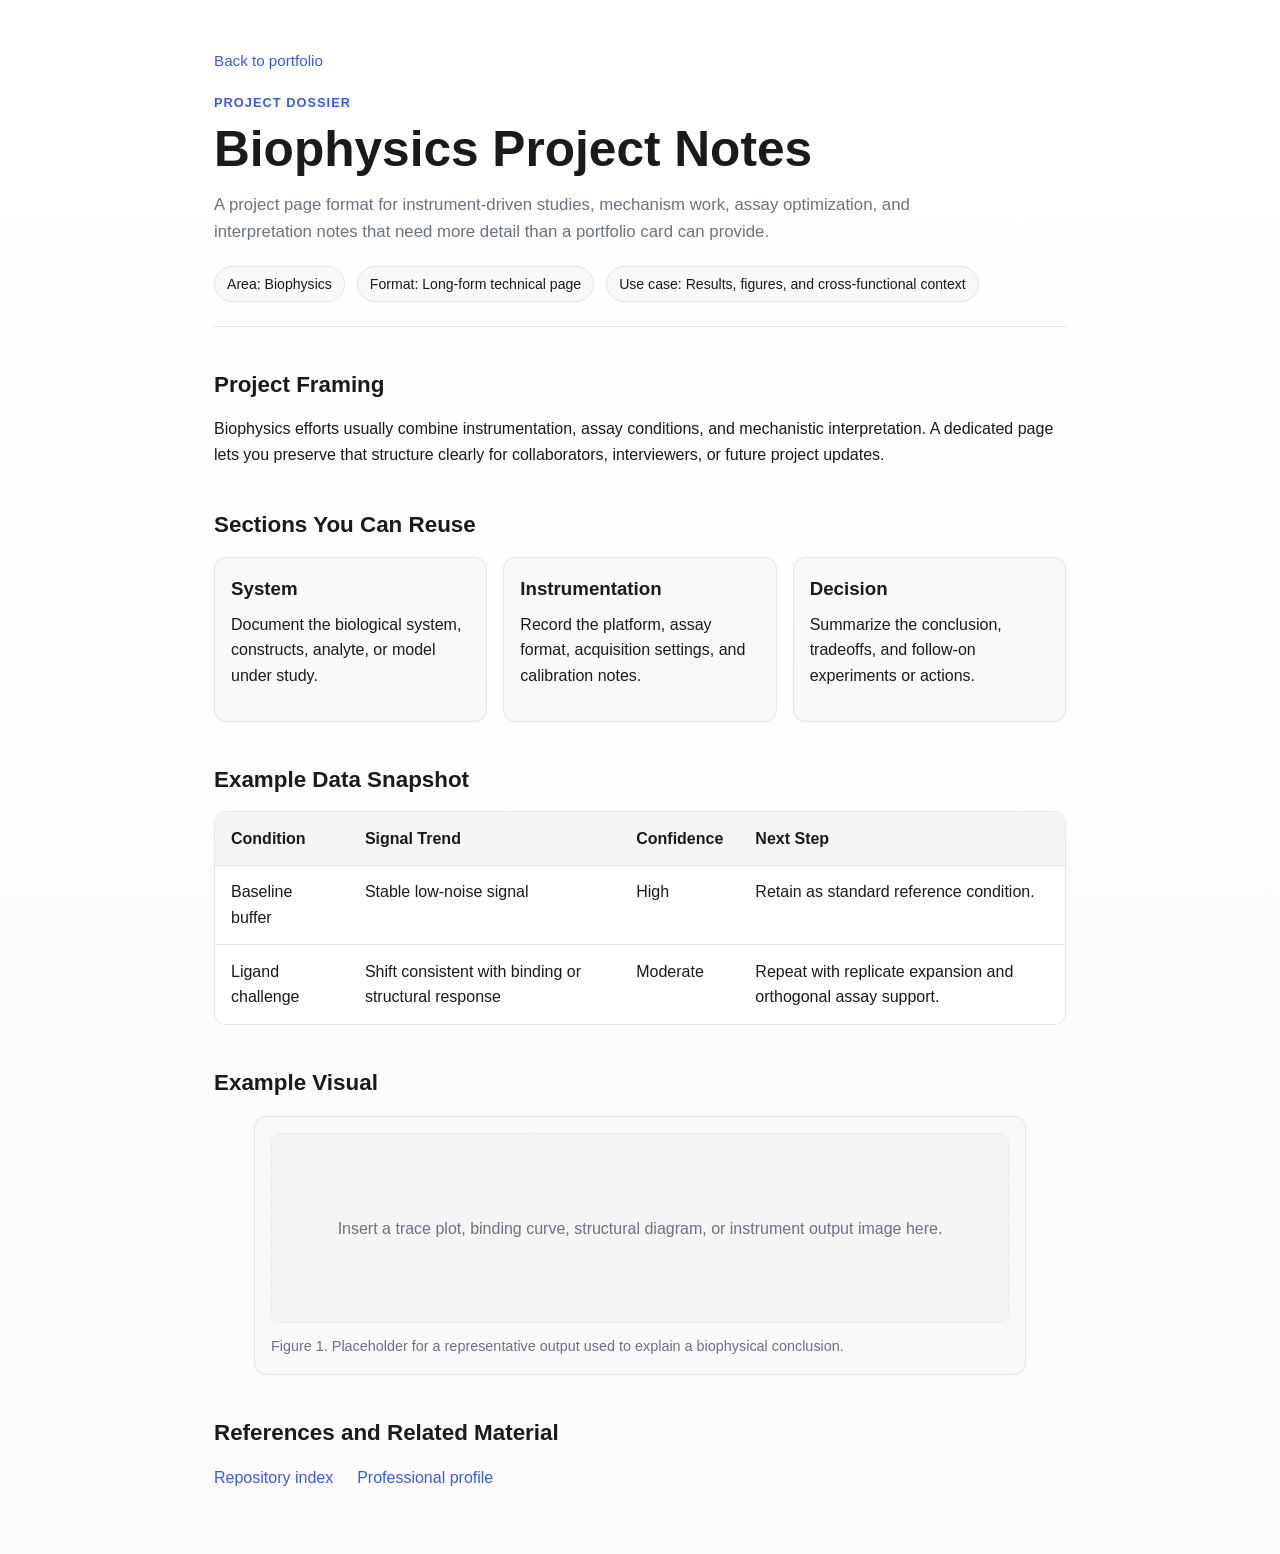
<file: projects/biophysics.html>
<!DOCTYPE html>
<html lang="en">
<head>
  <meta charset="UTF-8" />
  <meta name="viewport" content="width=device-width, initial-scale=1.0" />
  <title>Biophysics Project Notes | Wei Guo</title>
  <link rel="stylesheet" href="../style.css?v=5" />
</head>
<body class="project-detail-page">
  <main class="article-shell">
    <a class="back-link" href="../index.html#projects">Back to portfolio</a>

    <header class="article-header">
      <p class="article-kicker">Project Dossier</p>
      <h1>Biophysics Project Notes</h1>
      <p class="article-summary">A project page format for instrument-driven studies, mechanism work, assay optimization, and interpretation notes that need more detail than a portfolio card can provide.</p>
      <div class="article-meta">
        <span>Area: Biophysics</span>
        <span>Format: Long-form technical page</span>
        <span>Use case: Results, figures, and cross-functional context</span>
      </div>
    </header>

    <section class="article-section">
      <h2>Project Framing</h2>
      <p>Biophysics efforts usually combine instrumentation, assay conditions, and mechanistic interpretation. A dedicated page lets you preserve that structure clearly for collaborators, interviewers, or future project updates.</p>
    </section>

    <section class="article-section">
      <h2>Sections You Can Reuse</h2>
      <div class="article-grid">
        <article class="note-card">
          <h3>System</h3>
          <p>Document the biological system, constructs, analyte, or model under study.</p>
        </article>
        <article class="note-card">
          <h3>Instrumentation</h3>
          <p>Record the platform, assay format, acquisition settings, and calibration notes.</p>
        </article>
        <article class="note-card">
          <h3>Decision</h3>
          <p>Summarize the conclusion, tradeoffs, and follow-on experiments or actions.</p>
        </article>
      </div>
    </section>

    <section class="article-section">
      <h2>Example Data Snapshot</h2>
      <div class="table-wrap">
        <table class="data-table">
          <thead>
            <tr>
              <th>Condition</th>
              <th>Signal Trend</th>
              <th>Confidence</th>
              <th>Next Step</th>
            </tr>
          </thead>
          <tbody>
            <tr>
              <td>Baseline buffer</td>
              <td>Stable low-noise signal</td>
              <td>High</td>
              <td>Retain as standard reference condition.</td>
            </tr>
            <tr>
              <td>Ligand challenge</td>
              <td>Shift consistent with binding or structural response</td>
              <td>Moderate</td>
              <td>Repeat with replicate expansion and orthogonal assay support.</td>
            </tr>
          </tbody>
        </table>
      </div>
    </section>

    <section class="article-section">
      <h2>Example Visual</h2>
      <figure class="figure-card">
        <div class="figure-placeholder">Insert a trace plot, binding curve, structural diagram, or instrument output image here.</div>
        <figcaption class="figure-caption">Figure 1. Placeholder for a representative output used to explain a biophysical conclusion.</figcaption>
      </figure>
    </section>

    <section class="article-section">
      <h2>References and Related Material</h2>
      <div class="article-links">
        <a href="https://github.com/waygoo17" target="_blank" rel="noopener">Repository index</a>
        <a href="https://www.linkedin.com/in/weiguo342/" target="_blank" rel="noopener">Professional profile</a>
      </div>
    </section>
  </main>
</body>
</html>
</file>
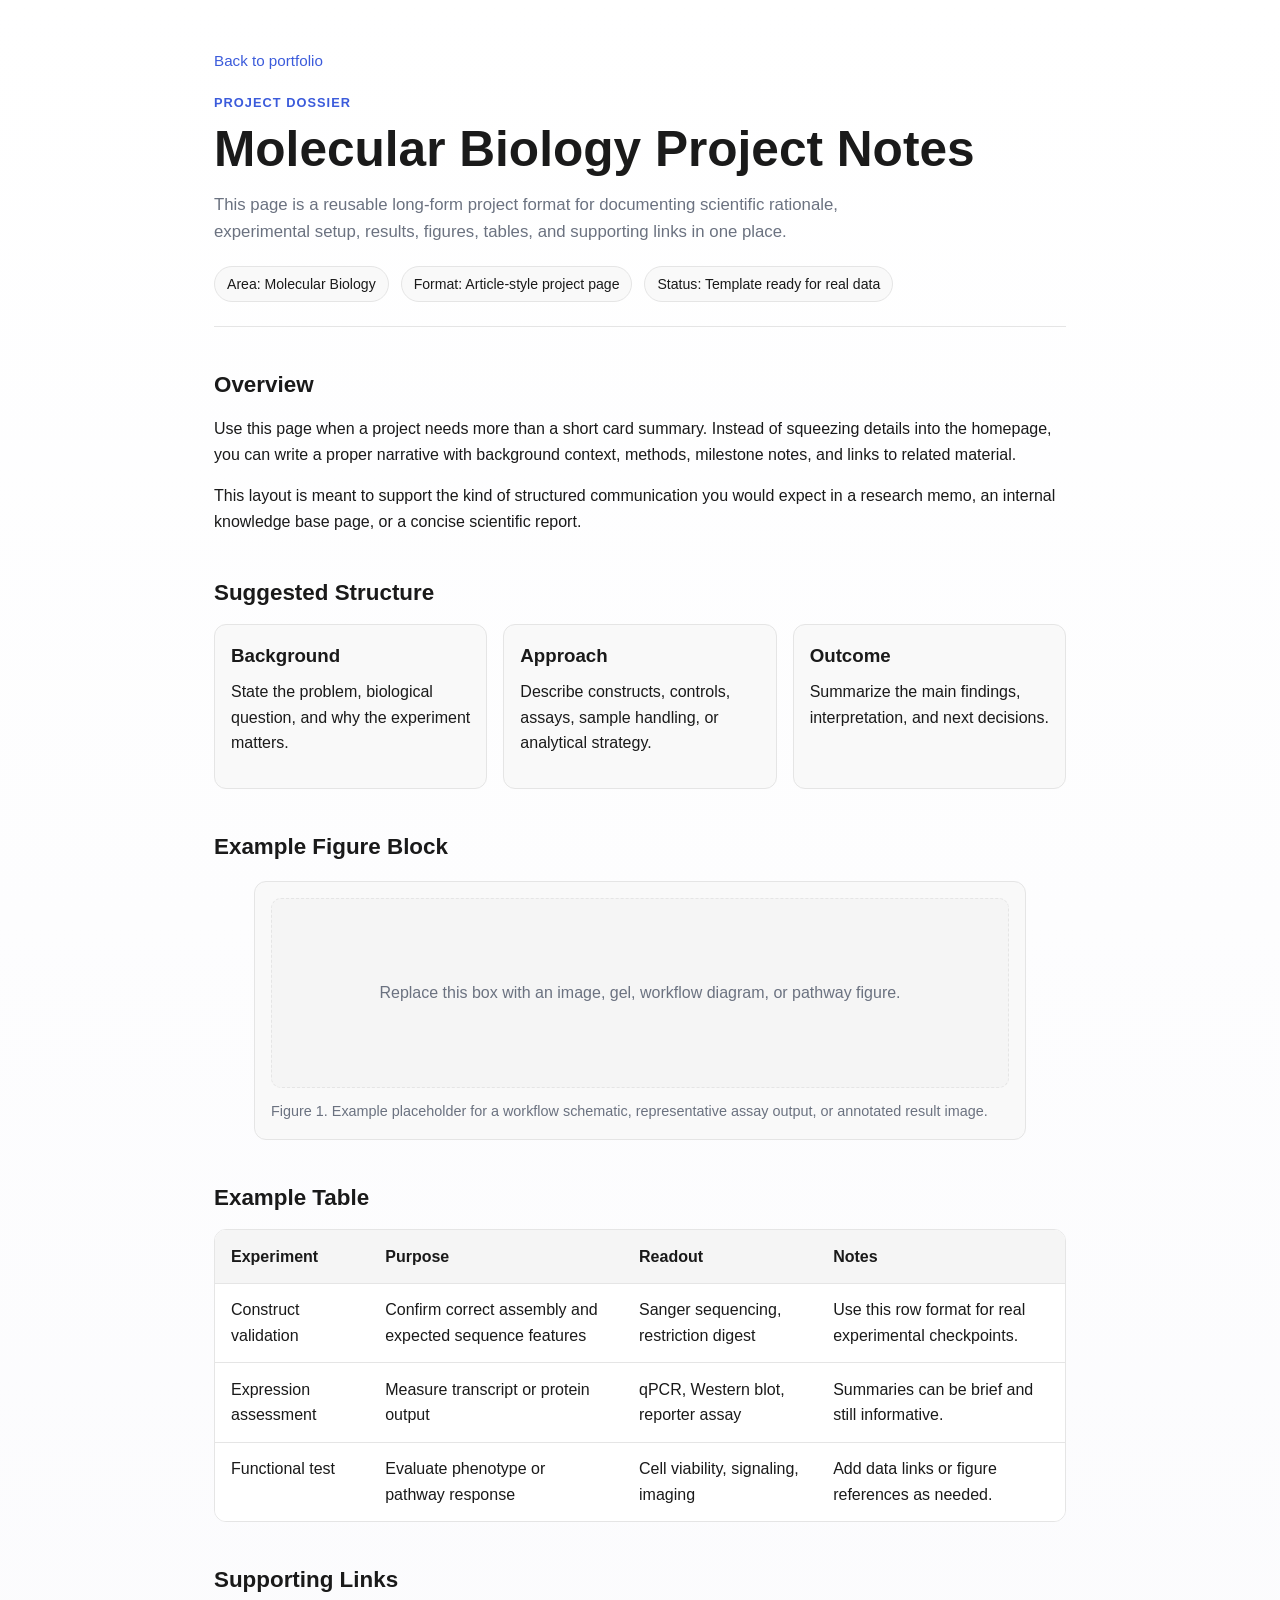
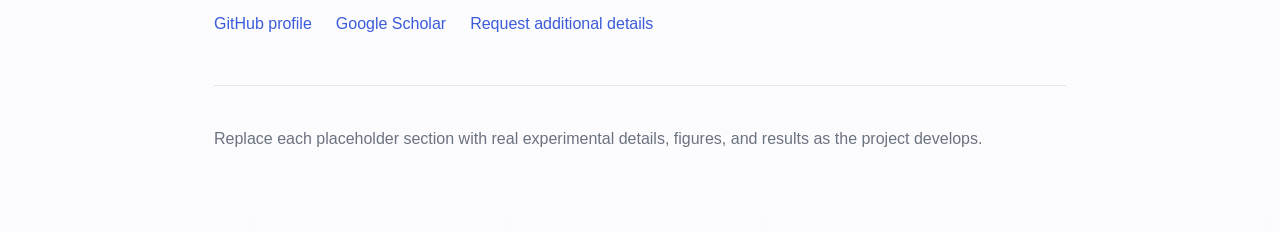
<file: projects/molecular-biology.html>
<!DOCTYPE html>
<html lang="en">
<head>
  <meta charset="UTF-8" />
  <meta name="viewport" content="width=device-width, initial-scale=1.0" />
  <title>Molecular Biology Project Notes | Wei Guo</title>
  <link rel="stylesheet" href="../style.css?v=5" />
</head>
<body class="project-detail-page">
  <main class="article-shell">
    <a class="back-link" href="../index.html#projects">Back to portfolio</a>

    <header class="article-header">
      <p class="article-kicker">Project Dossier</p>
      <h1>Molecular Biology Project Notes</h1>
      <p class="article-summary">This page is a reusable long-form project format for documenting scientific rationale, experimental setup, results, figures, tables, and supporting links in one place.</p>
      <div class="article-meta">
        <span>Area: Molecular Biology</span>
        <span>Format: Article-style project page</span>
        <span>Status: Template ready for real data</span>
      </div>
    </header>

    <section class="article-section">
      <h2>Overview</h2>
      <p>Use this page when a project needs more than a short card summary. Instead of squeezing details into the homepage, you can write a proper narrative with background context, methods, milestone notes, and links to related material.</p>
      <p>This layout is meant to support the kind of structured communication you would expect in a research memo, an internal knowledge base page, or a concise scientific report.</p>
    </section>

    <section class="article-section">
      <h2>Suggested Structure</h2>
      <div class="article-grid">
        <article class="note-card">
          <h3>Background</h3>
          <p>State the problem, biological question, and why the experiment matters.</p>
        </article>
        <article class="note-card">
          <h3>Approach</h3>
          <p>Describe constructs, controls, assays, sample handling, or analytical strategy.</p>
        </article>
        <article class="note-card">
          <h3>Outcome</h3>
          <p>Summarize the main findings, interpretation, and next decisions.</p>
        </article>
      </div>
    </section>

    <section class="article-section">
      <h2>Example Figure Block</h2>
      <figure class="figure-card">
        <div class="figure-placeholder">Replace this box with an image, gel, workflow diagram, or pathway figure.</div>
        <figcaption class="figure-caption">Figure 1. Example placeholder for a workflow schematic, representative assay output, or annotated result image.</figcaption>
      </figure>
    </section>

    <section class="article-section">
      <h2>Example Table</h2>
      <div class="table-wrap">
        <table class="data-table">
          <thead>
            <tr>
              <th>Experiment</th>
              <th>Purpose</th>
              <th>Readout</th>
              <th>Notes</th>
            </tr>
          </thead>
          <tbody>
            <tr>
              <td>Construct validation</td>
              <td>Confirm correct assembly and expected sequence features</td>
              <td>Sanger sequencing, restriction digest</td>
              <td>Use this row format for real experimental checkpoints.</td>
            </tr>
            <tr>
              <td>Expression assessment</td>
              <td>Measure transcript or protein output</td>
              <td>qPCR, Western blot, reporter assay</td>
              <td>Summaries can be brief and still informative.</td>
            </tr>
            <tr>
              <td>Functional test</td>
              <td>Evaluate phenotype or pathway response</td>
              <td>Cell viability, signaling, imaging</td>
              <td>Add data links or figure references as needed.</td>
            </tr>
          </tbody>
        </table>
      </div>
    </section>

    <section class="article-section">
      <h2>Supporting Links</h2>
      <div class="article-links">
        <a href="https://github.com/waygoo17" target="_blank" rel="noopener">GitHub profile</a>
        <a href="https://scholar.google.com/citations?user=DgwqrnIAAAAJ&hl=en/" target="_blank" rel="noopener">Google Scholar</a>
        <a href="mailto:weiguo626186@gmail.com">Request additional details</a>
      </div>
    </section>

    <footer class="article-footer">
      <p>Replace each placeholder section with real experimental details, figures, and results as the project develops.</p>
    </footer>
  </main>
</body>
</html>
</file>
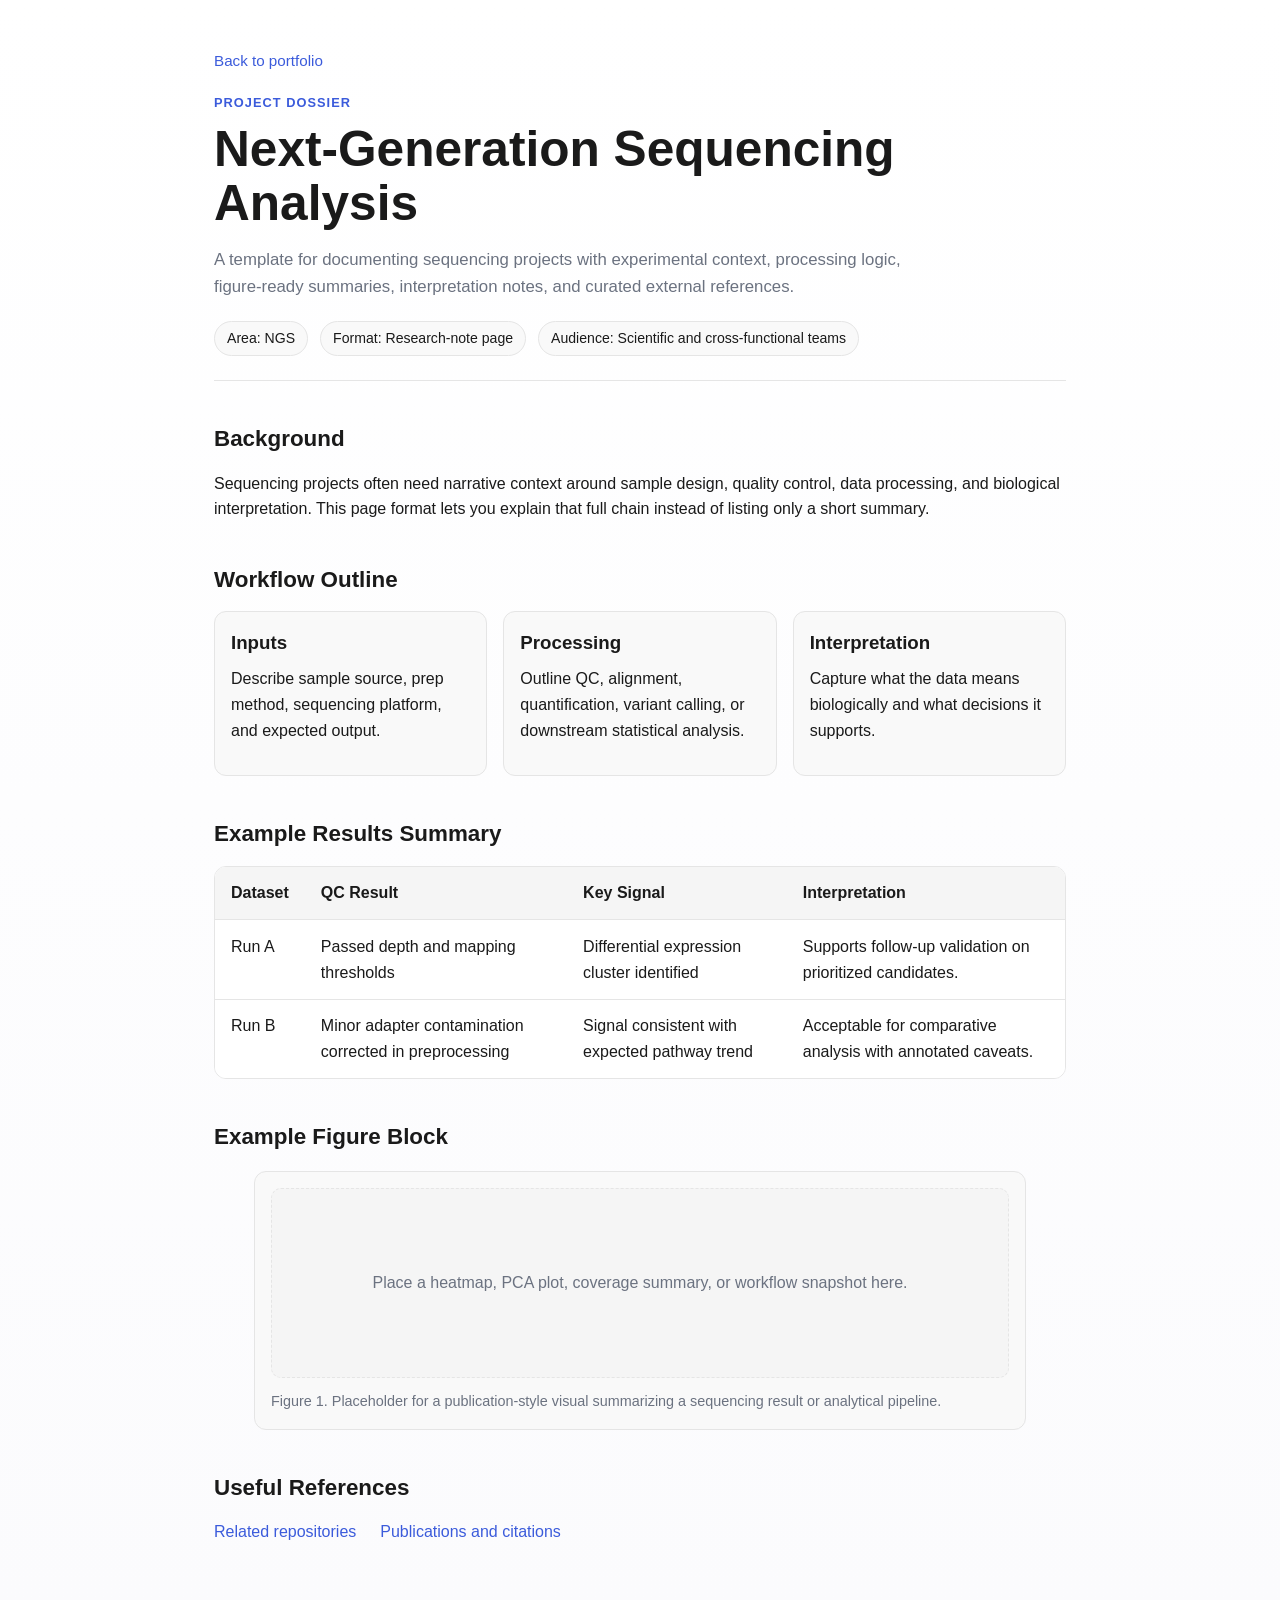
<file: projects/ngs-analysis.html>
<!DOCTYPE html>
<html lang="en">
<head>
  <meta charset="UTF-8" />
  <meta name="viewport" content="width=device-width, initial-scale=1.0" />
  <title>NGS Analysis Project Notes | Wei Guo</title>
  <link rel="stylesheet" href="../style.css?v=5" />
</head>
<body class="project-detail-page">
  <main class="article-shell">
    <a class="back-link" href="../index.html#projects">Back to portfolio</a>

    <header class="article-header">
      <p class="article-kicker">Project Dossier</p>
      <h1>Next-Generation Sequencing Analysis</h1>
      <p class="article-summary">A template for documenting sequencing projects with experimental context, processing logic, figure-ready summaries, interpretation notes, and curated external references.</p>
      <div class="article-meta">
        <span>Area: NGS</span>
        <span>Format: Research-note page</span>
        <span>Audience: Scientific and cross-functional teams</span>
      </div>
    </header>

    <section class="article-section">
      <h2>Background</h2>
      <p>Sequencing projects often need narrative context around sample design, quality control, data processing, and biological interpretation. This page format lets you explain that full chain instead of listing only a short summary.</p>
    </section>

    <section class="article-section">
      <h2>Workflow Outline</h2>
      <div class="article-grid">
        <article class="note-card">
          <h3>Inputs</h3>
          <p>Describe sample source, prep method, sequencing platform, and expected output.</p>
        </article>
        <article class="note-card">
          <h3>Processing</h3>
          <p>Outline QC, alignment, quantification, variant calling, or downstream statistical analysis.</p>
        </article>
        <article class="note-card">
          <h3>Interpretation</h3>
          <p>Capture what the data means biologically and what decisions it supports.</p>
        </article>
      </div>
    </section>

    <section class="article-section">
      <h2>Example Results Summary</h2>
      <div class="table-wrap">
        <table class="data-table">
          <thead>
            <tr>
              <th>Dataset</th>
              <th>QC Result</th>
              <th>Key Signal</th>
              <th>Interpretation</th>
            </tr>
          </thead>
          <tbody>
            <tr>
              <td>Run A</td>
              <td>Passed depth and mapping thresholds</td>
              <td>Differential expression cluster identified</td>
              <td>Supports follow-up validation on prioritized candidates.</td>
            </tr>
            <tr>
              <td>Run B</td>
              <td>Minor adapter contamination corrected in preprocessing</td>
              <td>Signal consistent with expected pathway trend</td>
              <td>Acceptable for comparative analysis with annotated caveats.</td>
            </tr>
          </tbody>
        </table>
      </div>
    </section>

    <section class="article-section">
      <h2>Example Figure Block</h2>
      <figure class="figure-card">
        <div class="figure-placeholder">Place a heatmap, PCA plot, coverage summary, or workflow snapshot here.</div>
        <figcaption class="figure-caption">Figure 1. Placeholder for a publication-style visual summarizing a sequencing result or analytical pipeline.</figcaption>
      </figure>
    </section>

    <section class="article-section">
      <h2>Useful References</h2>
      <div class="article-links">
        <a href="https://github.com/waygoo17" target="_blank" rel="noopener">Related repositories</a>
        <a href="https://scholar.google.com/citations?user=DgwqrnIAAAAJ&hl=en/" target="_blank" rel="noopener">Publications and citations</a>
      </div>
    </section>
  </main>
</body>
</html>
</file>
<file: style.css>
:root {
  --bg: #ffffff;
  --bg-alt: #f5f5f5;
  --text: #1a1a1a;
  --text-muted: #6b7280;
  --accent: #3b5bdb;
  --card: #f9f9f9;
  --border: #e5e5e5;
  --sidebar-width: 360px;
}

* {
  box-sizing: border-box;
}

body {
  margin: 0;
  font-family: -apple-system, BlinkMacSystemFont, "Segoe UI", Roboto, Helvetica, Arial, sans-serif;
  background: var(--bg);
  color: var(--text);
  line-height: 1.6;
}

.layout {
  display: flex;
  align-items: flex-start;
  max-width: 1000px;
  margin: 0;
  padding: 3rem 1.5rem;
  gap: 3rem;
}

.sidebar {
  flex: 0 0 var(--sidebar-width);
  position: sticky;
  top: 3rem;
  display: flex;
  flex-direction: column;
}

.sidebar-name {
  font-size: 2rem;
  font-weight: 700;
  font-family: "Segoe Script", cursive;
  color: var(--text);
  text-decoration: none;
  margin-bottom: 2rem;
}

.side-nav {
  display: flex;
  flex-direction: column;
  gap: 0.85rem;
}

.side-nav a {
  color: var(--text);
  text-decoration: none;
  font-size: 1.1rem;
  font-weight: 600;
  transition: color 0.2s;
}

.side-nav a:hover,
.side-nav a.active {
  color: var(--accent);
}

.sidebar-icons {
  display: flex;
  flex-wrap: nowrap;
  gap: 0.8rem;
  margin-top: 1.5rem;
}

.sidebar-icons a {
  display: inline-flex;
  align-items: center;
  justify-content: center;
  width: 42px;
  height: 42px;
  background: #111;
  color: #fff;
  border-radius: 10px;
  text-decoration: none;
  box-shadow: 0 8px 18px rgba(0, 0, 0, 0.12);
  transition: transform 0.2s, box-shadow 0.2s, filter 0.2s;
}

.sidebar-icons a:hover {
  transform: translateY(-2px);
  box-shadow: 0 12px 24px rgba(0, 0, 0, 0.18);
  filter: brightness(1.05);
}

.sidebar-icons svg {
  width: 21px;
  height: 21px;
}

.sidebar-icons a[aria-label="Email"] {
  background: linear-gradient(135deg, #4447ef, #f97316);
}

.sidebar-icons a[aria-label="GitHub"] {
  background: linear-gradient(135deg, #24292f, #57606a);
}

.sidebar-icons a[aria-label="LinkedIn"] {
  background: linear-gradient(135deg, #06427e, #053f58);
}

.sidebar-icons a[aria-label="Twitter/X"] {
  background: linear-gradient(135deg, #111827, #4b5563);
}

.sidebar-icons a[aria-label="Google Scholar"] {
  background: linear-gradient(135deg, #2563eb, #22c55e);
}

.content {
  flex: 1;
  min-width: 0;
}

.page-view {
  display: none;
}

.page-view.active {
  display: block;
}

.about-section.active {
  display: flex;
}

.about-section {
  align-items: flex-start;
  gap: 3rem;
  flex-wrap: wrap;
  padding-bottom: 2rem;
}

.about-text {
  flex: 1 1 380px;
}

.about-text p {
  margin: 0 0 1.25rem;
}

.profile-pic {
  border-radius: 50%;
  object-fit: cover;
  flex: 0 0 auto;
}

.page-section {
  padding: 2rem 0;
}

.page-section h2 {
  margin-top: 0;
  margin-bottom: 1.25rem;
}

.projects-grid {
  display: grid;
  grid-template-columns: repeat(auto-fit, minmax(220px, 1fr));
  gap: 1.25rem;
}

.project-card {
  background: var(--card);
  border: 1px solid var(--border);
  border-radius: 10px;
  padding: 1.25rem;
}

.project-card h3 {
  margin-top: 0;
}

.project-card p {
  margin-bottom: 1rem;
}

.project-card a {
  color: var(--accent);
  text-decoration: none;
  font-size: 0.95rem;
}

.project-card a:hover {
  text-decoration: underline;
}

.contact-links {
  list-style: none;
  padding: 0;
  display: flex;
  gap: 1.5rem;
  flex-wrap: wrap;
}

.contact-links a {
  color: var(--accent);
  text-decoration: none;
}

.contact-links a:hover {
  text-decoration: underline;
}

.media-grid {
  display: grid;
  grid-template-columns: repeat(auto-fit, minmax(200px, 1fr));
  gap: 1.25rem;
}

.media-card {
  background: var(--card);
  border: 1px solid var(--border);
  border-radius: 10px;
  padding: 1rem;
  margin: 0;
  text-align: center;
}

.placeholder-box {
  aspect-ratio: 4 / 3;
  display: flex;
  align-items: center;
  justify-content: center;
  font-size: 2.5rem;
  background: var(--bg-alt);
  border: 1px dashed var(--border);
  border-radius: 8px;
  margin-bottom: 0.75rem;
}

.media-card figcaption {
  color: var(--text-muted);
  font-size: 0.85rem;
}

.site-footer {
  border-top: 1px solid var(--border);
  margin-top: 2rem;
  padding-top: 1.5rem;
  color: var(--text-muted);
  font-size: 0.9rem;
}

.project-detail-page {
  background: linear-gradient(180deg, #ffffff 0%, #fbfbfd 100%);
}

.article-shell {
  max-width: 900px;
  margin: 0 auto;
  padding: 3rem 1.5rem 4rem;
}

.back-link {
  display: inline-block;
  margin-bottom: 1.25rem;
  color: var(--accent);
  text-decoration: none;
  font-size: 0.95rem;
}

.back-link:hover {
  text-decoration: underline;
}

.article-header {
  padding-bottom: 1.5rem;
  margin-bottom: 2rem;
  border-bottom: 1px solid var(--border);
}

.article-kicker {
  margin: 0 0 0.5rem;
  color: var(--accent);
  font-size: 0.8rem;
  font-weight: 600;
  letter-spacing: 0.08em;
  text-transform: uppercase;
}

.article-header h1 {
  margin: 0;
  font-size: clamp(2rem, 4vw, 3.1rem);
  line-height: 1.1;
}

.article-summary {
  max-width: 720px;
  margin: 1rem 0 0;
  font-size: 1.05rem;
  color: var(--text-muted);
}

.article-meta {
  display: flex;
  flex-wrap: wrap;
  gap: 0.75rem;
  margin-top: 1.25rem;
}

.article-meta span {
  background: var(--card);
  border: 1px solid var(--border);
  border-radius: 999px;
  padding: 0.35rem 0.75rem;
  font-size: 0.88rem;
}

.article-section {
  margin-top: 2.5rem;
}

.article-section h2 {
  margin: 0 0 0.85rem;
  font-size: 1.4rem;
}

.article-section p {
  margin: 0 0 1rem;
}

.article-section ul {
  margin: 0;
  padding-left: 1.2rem;
}

.article-grid {
  display: grid;
  grid-template-columns: repeat(auto-fit, minmax(220px, 1fr));
  gap: 1rem;
}

.note-card,
.figure-card {
  background: var(--card);
  border: 1px solid var(--border);
  border-radius: 12px;
  padding: 1rem;
}

.note-card h3,
.figure-card h3 {
  margin-top: 0;
  margin-bottom: 0.5rem;
}

.figure-placeholder {
  min-height: 190px;
  display: flex;
  align-items: center;
  justify-content: center;
  padding: 1rem;
  border-radius: 10px;
  border: 1px dashed var(--border);
  background: var(--bg-alt);
  color: var(--text-muted);
  text-align: center;
}

.figure-caption {
  margin: 0.75rem 0 0;
  color: var(--text-muted);
  font-size: 0.9rem;
}

.table-wrap {
  overflow-x: auto;
  border: 1px solid var(--border);
  border-radius: 12px;
}

.data-table {
  width: 100%;
  border-collapse: collapse;
  background: #fff;
}

.data-table th,
.data-table td {
  padding: 0.85rem 1rem;
  border-bottom: 1px solid var(--border);
  text-align: left;
  vertical-align: top;
}

.data-table th {
  background: var(--bg-alt);
  font-weight: 600;
}

.data-table tr:last-child td {
  border-bottom: 0;
}

.article-links {
  display: flex;
  flex-wrap: wrap;
  gap: 0.85rem 1.5rem;
}

.article-links a {
  color: var(--accent);
  text-decoration: none;
}

.article-links a:hover {
  text-decoration: underline;
}

.article-footer {
  margin-top: 3rem;
  padding-top: 1.5rem;
  border-top: 1px solid var(--border);
  color: var(--text-muted);
}

@media (max-width: 720px) {
  .layout {
    flex-direction: column;
    gap: 2rem;
  }

  .sidebar {
    position: static;
    width: 100%;
  }

  .side-nav {
    flex-direction: row;
    flex-wrap: wrap;
    gap: 1rem 1.25rem;
  }

  .about-section {
    flex-direction: column-reverse;
    text-align: center;
  }

  .about-text {
    text-align: left;
  }

  .article-shell {
    padding: 2rem 1rem 3rem;
  }

  .article-header h1 {
    font-size: 2rem;
  }
}
</file>
